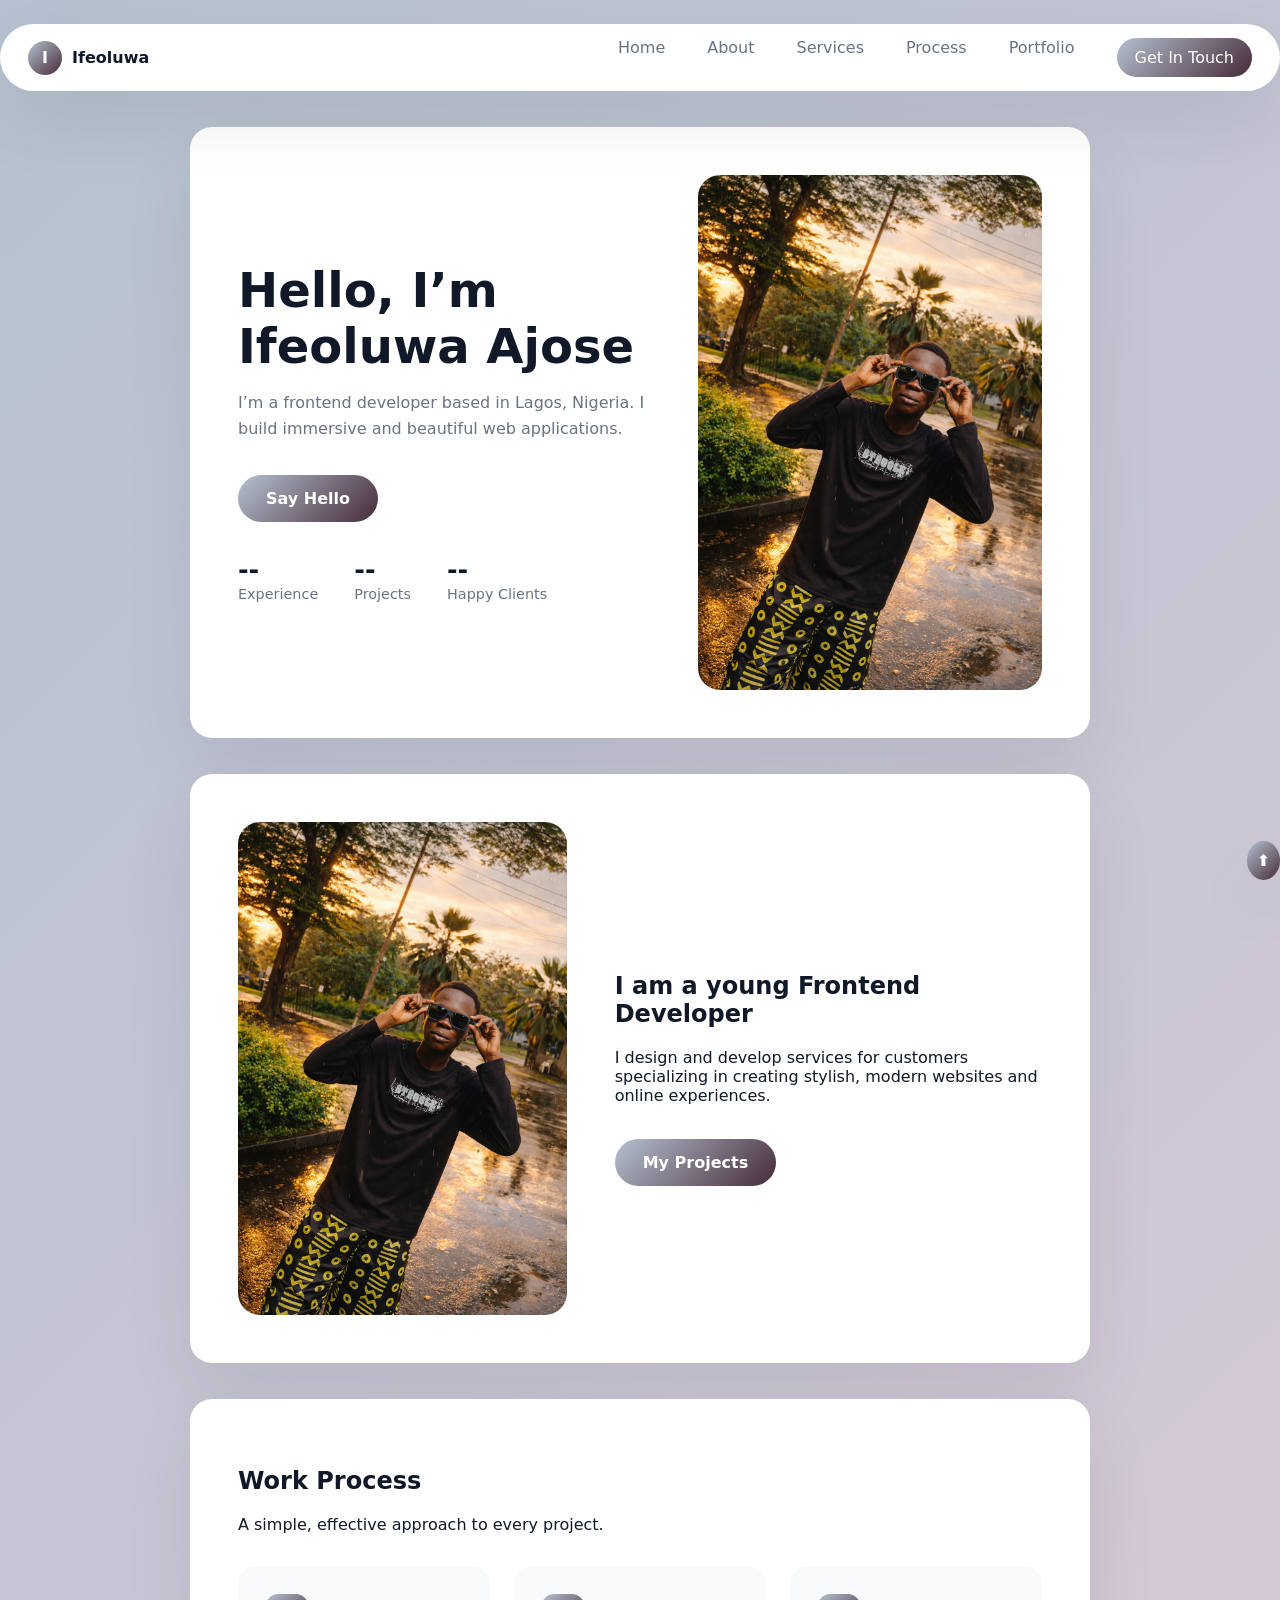
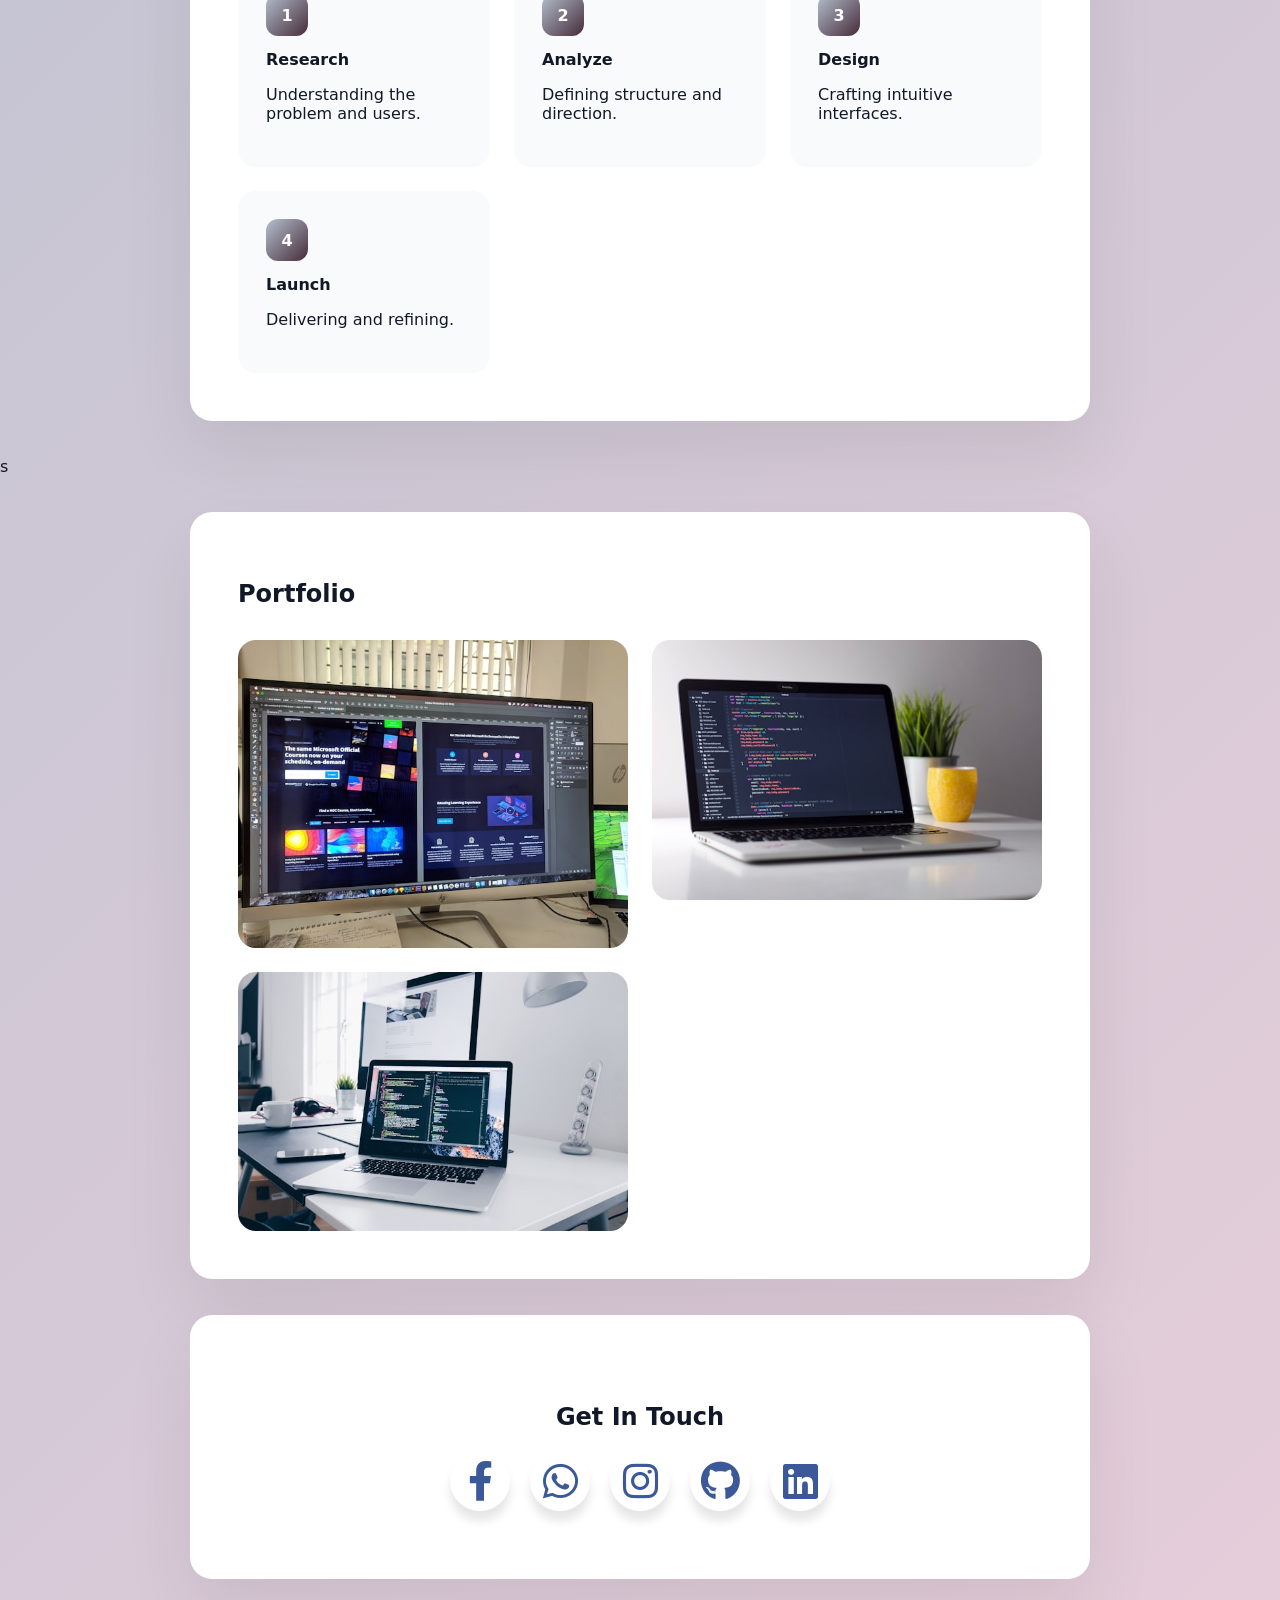
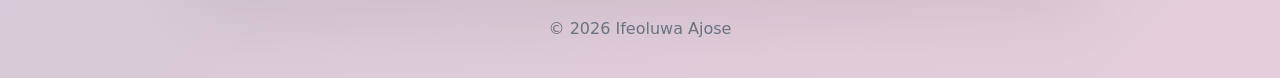
<file: portfolio.html>
<!DOCTYPE html>
<html lang="en">
<head>
  <meta charset="UTF-8" />
  <meta name="viewport" content="width=device-width, initial-scale=1.0" />
  <title>Ifeoluwa – Portfolio</title>
  <link rel="stylesheet" href="css/portfolio.css">
  <link rel="stylesheet" href="https://cdnjs.cloudflare.com/ajax/libs/font-awesome/6.0.0-beta3/css/all.min.css">
</head>
<body>

<!-- NAV -->
<div class="nav reveal">
  <div class="logo"><span>I</span>Ifeoluwa</div>
  <div class="nav-links " id="navLinks">
    <a href="#">Home</a>
    <a href="#about">About</a>
    <a href="#services">Services</a>
    <a href="#process">Process</a>
    <a href="#portfolio">Portfolio</a>
    <a class="contact" href="#contact">Get In Touch</a>
  </div>
  <div class="menu-toggle reveal" onclick="toggleMenu()">
      <b>  ☰</b>
    </div>

</div>
<!-- HERO -->
<section class="hero ">
  <div>
    <h1>Hello, I’m<br>Ifeoluwa Ajose</h1>
    <p>I’m a frontend developer based in Lagos, Nigeria. I build immersive and beautiful web applications.</p>
    <a class="btn" href="#">Say Hello</a>

    <div class="stats">
      <div class="stat"><strong>--</strong><span>Experience</span></div>
      <div class="stat"><strong>--</strong><span>Projects</span></div>
      <div class="stat"><strong>--</strong><span>Happy Clients</span></div>
    </div>
  </div>
  <img src="asset/personal.png" />
</section>

<!-- ABOUT -->
<section id="about" class="about reveal">
  <img src="asset/personal.png" />
  <div>
    <h2>I am a young Frontend Developer </h2>
    <p>I design and develop services for customers specializing in creating stylish, modern websites and online experiences.</p>
    <a class="btn" href="#">My Projects</a>
  </div>
</section>

<!-- PROCESS -->
<section id="process" class="reveal">
  <h2>Work Process</h2>
  <p class="muted">A simple, effective approach to every project.</p>
  <div class="process-grid">
    <div class="process-card"><span>1</span><strong>Research</strong><p>Understanding the problem and users.</p></div>
    <div class="process-card"><span>2</span><strong>Analyze</strong><p>Defining structure and direction.</p></div>
    <div class="process-card"><span>3</span><strong>Design</strong><p>Crafting intuitive interfaces.</p></div>
    <div class="process-card"><span>4</span><strong>Launch</strong><p>Delivering and refining.</p></div>
  </div>
</section>
s
<!-- PORTFOLIO -->

<section>
  <h2>Portfolio</h2>
  <div id="portfolio" class="portfolio reveal">
    <img src="/asset/port1.jpg" />
    <img src="/asset/port2.jpg" />
    <img src="/asset/port3.jpg" />
  </div>
</section>
<section id="contact">
  <div class="contact-section">

  <h2>Get In Touch</h2>
  <form
  action="https://formspree.io/f/mzdavyvp"
  method="POST"
>
 
 <!-- Load Font Awesome Icons -->

<div class="wrapper">
  <a href="https://www.facebook.com/profile.php?id=100080775565651" class="button facebook">
    <div class="icon"><i class="fab fa-facebook-f"></i></div>
    <span>Facebook</span>
  </a>
  <a href="https://wa.me/2349127481687" class="button twitter">
    <div class="icon"><i class="fa-brands fa-whatsapp"></i></div>
    <span>Whatsapp</span>
  </a>
  <a href="https://www.instagram.com/ifeoluwa_ajose?igsh=MXh6ZnpsZnYydmh6cw==" class="button instagram">
    <div class="icon"><i class="fab fa-instagram"></i></div>
    <span>Instagram</span>
  </a>
  <a href="http://github.com/ife-oluwa-eniola" class="button github">
    <div class="icon"><i class="fab fa-github"></i></div>
    <span>Github</span>
  </a>
   <a href="www.linkedin.com/in/ifeoluwa-ajose-383450370" class="button linkedin">
    <div class="icon"><i class="fab fa-linkedin"></i></div>
    <span>Linkedin</span>
  </a>
</div>

</form>
</div>

</section>
<div class="bt">
  <a href="#"><b> &#11014; </b></a>
</div>
<footer>© 2026 Ifeoluwa Ajose</footer>

</body>
<script>
function toggleMenu() {
    document.getElementById("navLinks").classList.toggle("active");
}
function revealOnScroll() {
  const reveals = document.querySelectorAll(".reveal");

  reveals.forEach((el) => {
    const windowHeight = window.innerHeight;
    const elementTop = el.getBoundingClientRect().top;

    if (elementTop < windowHeight - 120) {
      el.classList.add("active");
    }
  });
}

window.addEventListener("scroll", revealOnScroll);
window.addEventListener("load", revealOnScroll);

</script>
</html>
</file>
<file: css/portfolio.css>
:root {
  --primary: #7c3aed;
  --secondary: #ec4899;
  --bg: #eef2f7;
  --card: #ffffff;
  --text: #111827;
  --muted: #6b7280;
  --radius: 22px;
}

* {
  box-sizing: border-box;
  font-family: Inter, system-ui, Arial, sans-serif;
}

html {
  scroll-behavior: smooth;
}

body {
  margin: 0;
  background: linear-gradient(135deg, #b5c1d0, #e6cdda);
  color: var(--text);
  max-width: 900;
}

.reveal {
  opacity: 0;
  transform: translateY(60px);
  transition: all 2s ease;
}

.reveal.active {
  opacity: 1;
  transform: translateY(0);
}

i {
  font-size: 40px;
  /* Changes the size */
  color: #3b5999;
  /* Changes the color */
  margin: 10px;
  /* Adds space between icons */
}

/* NAV */
.nav {
  margin: 24px auto;
  background: var(--card);
  border-radius: 999px;
  padding: 14px 28px;
  display: flex;
  align-items: center;
  justify-content: space-between;
  box-shadow: 0 30px 70px rgba(0, 0, 0, 0.08);
}

.nav-links {
  display: flex;
  gap: 20px;
  list-style: none;
}

.nav-links li a {
  color: white;
  text-decoration: none;
  transition: 0.3s;
}

.nav-links li a:hover {
  color: #3b82f6;
}

#check:checked .nav-links {
  display: flex;
  flex-direction: column;
  position: absolute;
  top: 60px;
  width: 100%;
  background: white;
}

.menu-toggle {
  display: none;
  cursor: pointer;
}

.bar {
  display: block;
  width: 25px;
  height: 3px;
  margin: 5px auto;
  background-color: #333;
}

/* Responsive */
@media (max-width: 768px) {
  .nav-links {
    position: absolute;
    top: 70px;
    right: 0;
    background: #111827;
    flex-direction: column;
    width: 200px;
    text-align: center;
    padding: 20px 0;
    display: none;
    border-bottom-left-radius: 35%;
    border-top-left-radius: 35%;
  }

  .nav-links.active {
    display: flex;
  }

  .menu-toggle {
    display: block;
  }
}

.logo {
  display: flex;
  align-items: center;
  gap: 10px;
  font-weight: 700;
}

.logo span {
  width: 34px;
  height: 34px;
  border-radius: 50%;
  background: linear-gradient(135deg, #b5c1d0, #462b39);
  display: grid;
  place-items: center;
  color: #fff;
}

.nav a {
  margin-left: 22px;
  text-decoration: none;
  color: var(--muted);
  font-weight: 500;
}

.nav a.contact {
  background: linear-gradient(135deg, #b5c1d0, #462b39);
  color: #fff;
  padding: 10px 18px;
  border-radius: 999px;
}

/* SECTIONS */
section {
  max-width: 900px;
  margin: 36px auto;
  background: var(--card);
  border-radius: var(--radius);
  padding: 48px;
  box-shadow: 0 30px 70px rgba(0, 0, 0, 0.08);
}

/* HERO */
.hero {
  display: grid;
  grid-template-columns: 1.2fr 1fr;
  gap: 48px;
  align-items: center;
}

.hero h1 {
  font-size: 3rem;
  margin: 0 0 16px;
}

.hero p {
  color: var(--muted);
  line-height: 1.6;
}

.btn {
  display: inline-block;
  margin-top: 18px;
  background: linear-gradient(135deg, #b5c1d0, #462b39);
  color: #fff;
  text-decoration: none;
  font-weight: 600;
  padding: 14px 28px;
  border-radius: 999px;
}

.stats {
  display: flex;
  gap: 36px;
  margin-top: 32px;
}

.stat strong {
  font-size: 1.6rem;
  display: block;
}

.stat span {
  color: var(--muted);
  font-size: 0.9rem;
}

.hero img {
  width: 100%;
  border-radius: var(--radius);
  object-fit: cover;
}

/* ABOUT */
.about {
  display: grid;
  grid-template-columns: 1fr 1.3fr;
  gap: 48px;
  align-items: center;
}

.about img {
  width: 100%;
  border-radius: var(--radius);
}

/* PROCESS */
.process-grid {
  display: grid;
  grid-template-columns: repeat(auto-fit, minmax(220px, 1fr));
  gap: 24px;
  margin-top: 32px;
}

.process-card {
  background: #f9fafb;
  border-radius: 18px;
  padding: 28px;
}

.process-card span {
  width: 42px;
  height: 42px;
  border-radius: 12px;
  background: linear-gradient(135deg, #b5c1d0, #462b39);
  display: grid;
  place-items: center;
  color: #fff;
  font-weight: 700;
  margin-bottom: 14px;
}

/* PORTFOLIO */
.portfolio {
  display: grid;
  grid-template-columns: repeat(auto-fit, minmax(260px, 1fr));
  gap: 24px;
  margin-top: 32px;
}

.portfolio img {
  width: 100%;
  border-radius: 18px;
}

footer {
  text-align: center;
  color: var(--muted);
  margin: 40px 0;
}

@media (max-width: 900px) {

  .hero,
  .about {
    grid-template-columns: 1fr;
  }

  section {
    padding: 32px;
  }
}

.bt a {
  position: fixed;
  bottom: 0;
  right: 0;
  display: flex;
  color: white;
  text-decoration: none;
  background: linear-gradient(135deg, #b5c1d0, #462b39);
  list-style: none;
  margin-bottom: 20px;
  padding: 10px;
  box-shadow: 0 30px 70px rgba(0, 0, 0, 0.08);
  border-radius: 50%;
}

.contact-section {
  max-width: 600px;
  margin: auto;
  padding: 20px;
}

.contact-section h2 {
  text-align: center;
  margin-bottom: 20px;
  color: var(--text);
}

.contact-section form {
  display: flex;
  flex-direction: column;
  gap: 12px;
}

.wrapper {
  display: inline-flex;
  align-items: center;
  justify-content: center;
}

.wrapper .button {
  display: flex;
  align-items: center;
  justify-content: center;
  flex-direction: column;
  position: relative;
  z-index: 2;
  cursor: pointer;
  text-decoration: none;
  margin: 0 10px;
  transition: all 0.4s cubic-bezier(0.68, -0.55, 0.265, 1.55);
}

.wrapper .button .icon {
  position: relative;
  height: 60px;
  width: 60px;
  background: #fff;
  border-radius: 50%;
  display: flex;
  align-items: center;
  justify-content: center;
  z-index: 2;
  box-shadow: 0 10px 10px rgba(0, 0, 0, 0.1);
  font-size: 25px;
  color: #333;
  transition: all 0.4s cubic-bezier(0.68, -0.55, 0.265, 1.55);
}

/* Tooltip Design */
.wrapper .button span {
  position: absolute;
  top: 0;
  padding: 8px 15px;
  background: #fff;
  color: #333;
  font-size: 18px;
  font-weight: 500;
  border-radius: 25px;
  pointer-events: none;
  z-index: -1;
  opacity: 0;
  box-shadow: 0 10px 10px rgba(0, 0, 0, 0.1);
  transition: all 0.4s cubic-bezier(0.68, -0.55, 0.265, 1.55);
}

/* Tooltip Arrow */
.wrapper .button span::before {
  position: absolute;
  content: "";
  height: 12px;
  width: 12px;
  background: inherit;
  bottom: -5px;
  left: 50%;
  transform: translateX(-50%) rotate(45deg);
}

/* Hover Animations */
.wrapper .button:hover span {
  top: -60px;
  opacity: 1;
  background-color: rgb(98, 98, 250);
  color: #fff;
}

.wrapper .button:hover .icon {
  color: #fff;
  background-color: rgb(66, 66, 247);
}

@media (max-width: 768px) {
  .wrapper {
    flex-direction: column;
    gap: 20px;
  }
}
</file>
